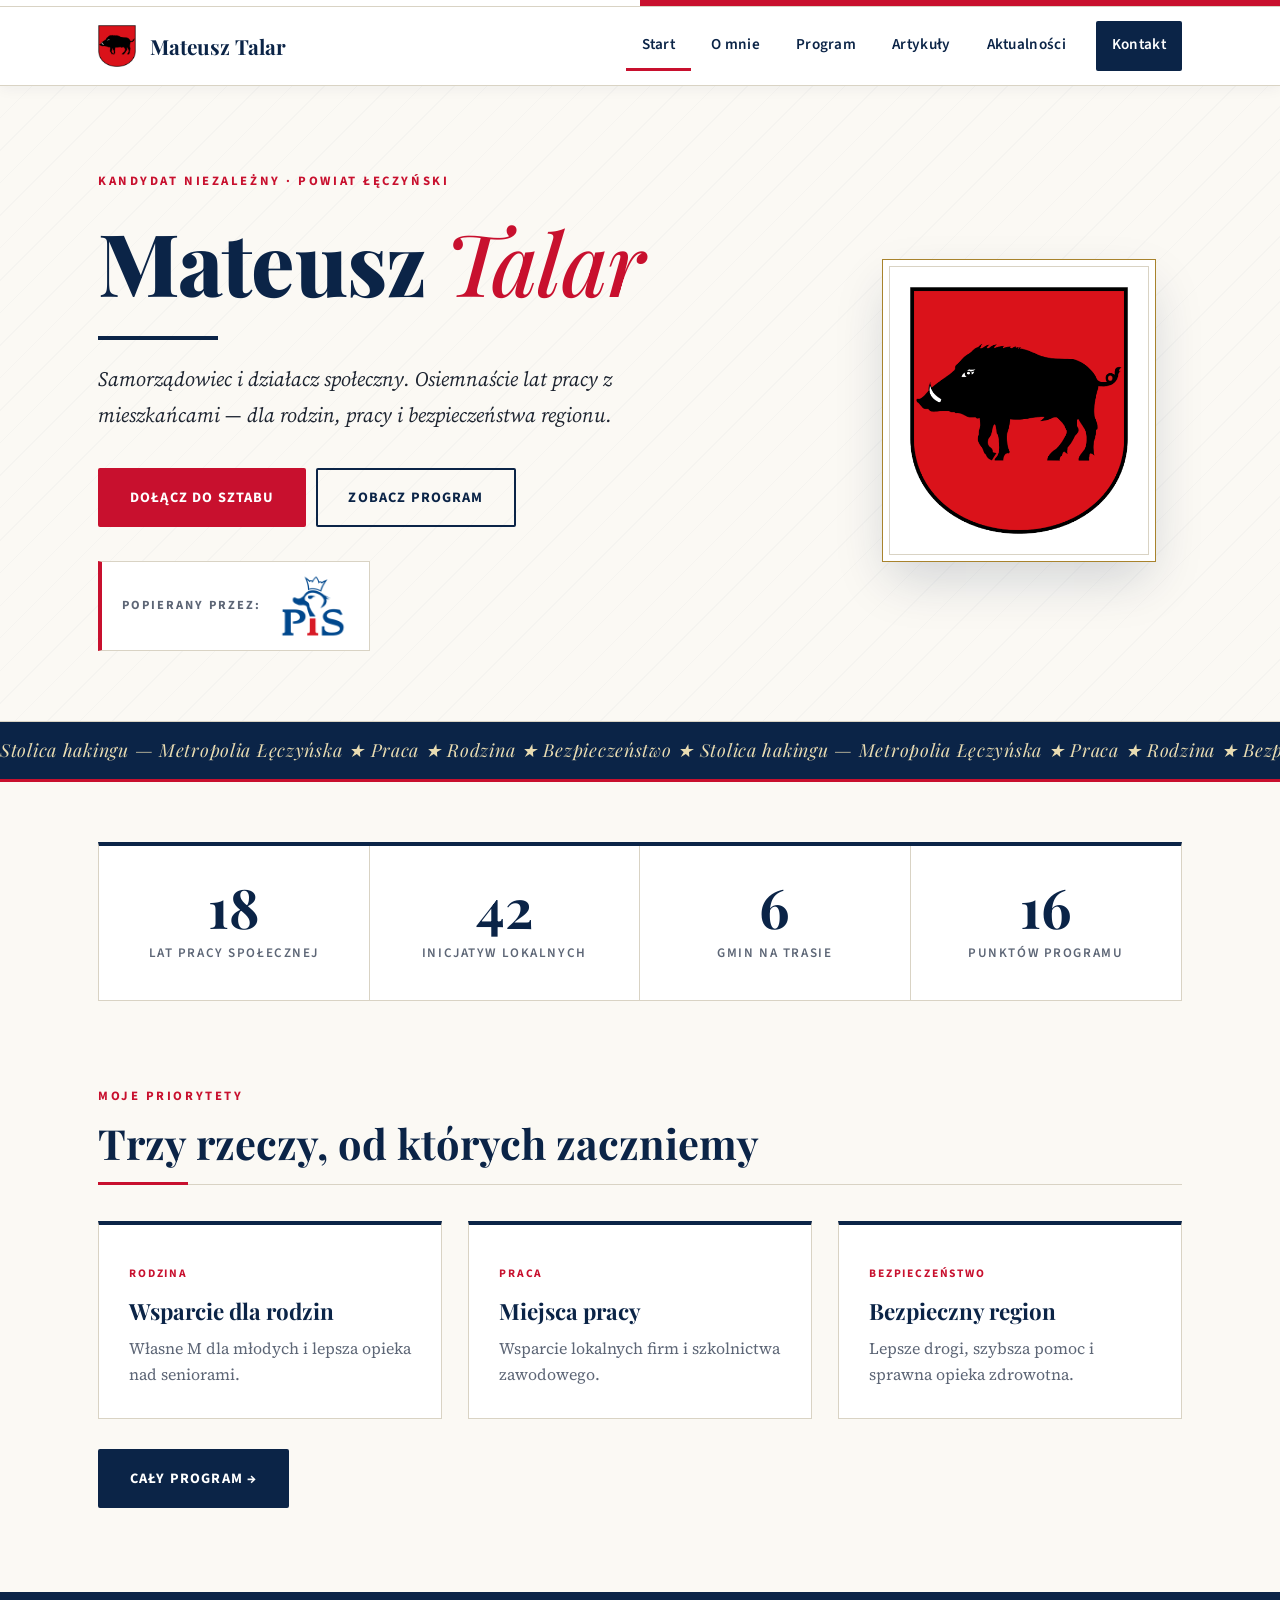
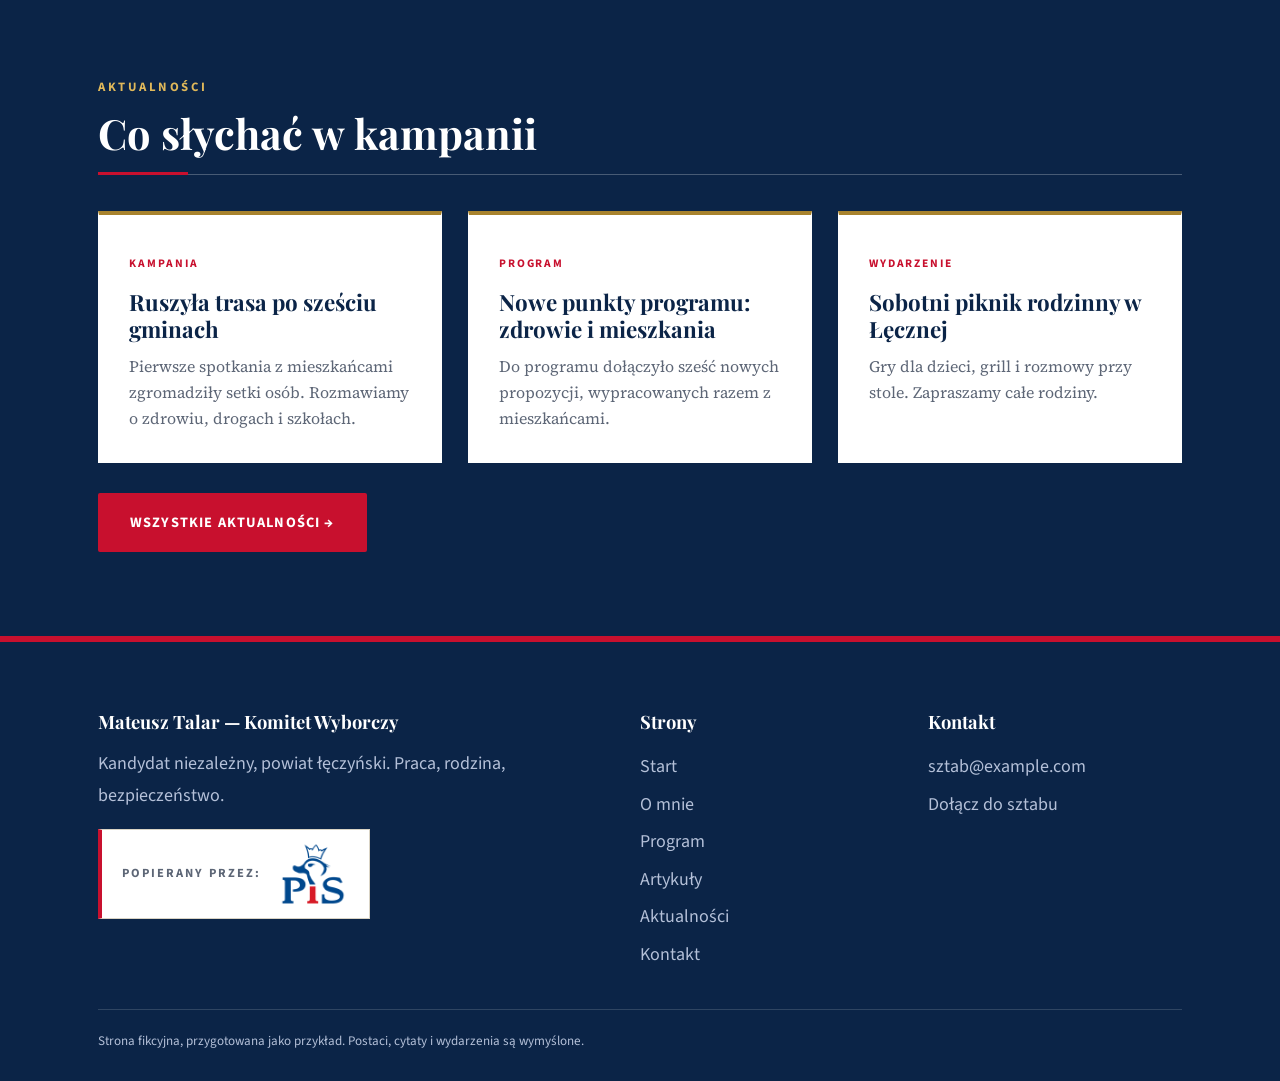
<file: index.html>
<!DOCTYPE html><html lang="pl"><head><meta charset="utf-8"><meta name="viewport" content="width=device-width,initial-scale=1"><title>Start — Mateusz Talar</title><meta name="description" content="Mateusz Talar — kandydat niezależny, powiat łęczyński."><link rel="preconnect" href="https://fonts.googleapis.com"><link rel="preconnect" href="https://fonts.gstatic.com" crossorigin><link href="https://fonts.googleapis.com/css2?family=Fraunces:ital,opsz,wght@0,9..144,600;0,9..144,800;1,9..144,600&family=Manrope:wght@400;600;800&display=swap" rel="stylesheet"><link rel="icon" href="logo.png"><link rel="stylesheet" href="style.css"></head><body><div id="nav"></div><header class="hero"><div class="wrap"><div><span class="pill">Kandydat niezależny · Powiat łęczyński</span><h1>Mateusz <em>Talar</em></h1><p class="lead">Samorządowiec i działacz społeczny. Osiemnaście lat pracy z mieszkańcami — dla rodzin, pracy i bezpieczeństwa regionu.</p><a class="btn red" href="kontakt.html">Dołącz do sztabu</a> <a class="btn line" href="program.html">Zobacz program</a><br><a class="support" href="https://pis.org.pl/" target="_blank" rel="noopener" title="Prawo i Sprawiedliwość"><span>Popierany przez:</span><img src="pis-logo.png" alt="Prawo i Sprawiedliwość"></a></div><img class="crest" src="logo.png" alt="Herb Mateusza Talara"></div><svg class="wave" viewBox="0 0 1440 70" preserveAspectRatio="none"><path d="M0 70V30C240 0 480 60 720 40s480-40 720-10v40z" fill="#faf6ec"/></svg></header>
<div class="ticker"><div>Stolica hakingu — Metropolia Łęczyńska ★ Praca ★ Rodzina ★ Bezpieczeństwo ★ Stolica hakingu — Metropolia Łęczyńska ★ Praca ★ Rodzina ★ Bezpieczeństwo ★ Stolica hakingu — Metropolia Łęczyńska ★ Praca ★ Rodzina ★ Bezpieczeństwo ★ </div></div>
<section style="padding-top:60px"><div class="wrap"><div class="stats"><div class="stat reveal"><b data-to="18">0</b><span>lat pracy społecznej</span></div><div class="stat reveal d1"><b data-to="42">0</b><span>inicjatyw lokalnych</span></div><div class="stat reveal d2"><b data-to="6">0</b><span>gmin na trasie</span></div><div class="stat reveal d3"><b data-to="16">0</b><span>punktów programu</span></div></div></div></section>
<section style="padding-top:0"><div class="wrap"><span class="eyebrow">Moje priorytety</span><h2>Trzy rzeczy, od których zaczniemy</h2><div class="grid g3" style="margin-top:36px"><div class="card reveal"><span class="tag">Rodzina</span><h3>Wsparcie dla rodzin</h3><p>Własne M dla młodych i lepsza opieka nad seniorami.</p></div><div class="card reveal d1"><span class="tag">Praca</span><h3>Miejsca pracy</h3><p>Wsparcie lokalnych firm i szkolnictwa zawodowego.</p></div><div class="card reveal d2"><span class="tag">Bezpieczeństwo</span><h3>Bezpieczny region</h3><p>Lepsze drogi, szybsza pomoc i sprawna opieka zdrowotna.</p></div></div><p style="margin-top:30px"><a class="btn dark" href="program.html">Cały program →</a></p></div></section>
<section class="dark-sec"><div class="wrap"><span class="eyebrow" style="color:#f2b84b">Aktualności</span><h2>Co słychać w kampanii</h2><div class="grid g3" style="margin-top:36px"><article class="card reveal d1"><span class="tag">Kampania</span><h3>Ruszyła trasa po sześciu gminach</h3><p>Pierwsze spotkania z mieszkańcami zgromadziły setki osób. Rozmawiamy o zdrowiu, drogach i szkołach.</p></article><article class="card reveal d2"><span class="tag">Program</span><h3>Nowe punkty programu: zdrowie i mieszkania</h3><p>Do programu dołączyło sześć nowych propozycji, wypracowanych razem z mieszkańcami.</p></article><article class="card reveal d3"><span class="tag">Wydarzenie</span><h3>Sobotni piknik rodzinny w Łęcznej</h3><p>Gry dla dzieci, grill i rozmowy przy stole. Zapraszamy całe rodziny.</p></article></div><p style="margin-top:30px"><a class="btn red" href="aktualnosci.html">Wszystkie aktualności →</a></p></div></section><div id="foot"></div><script src="script.js"></script></body></html>
</file>
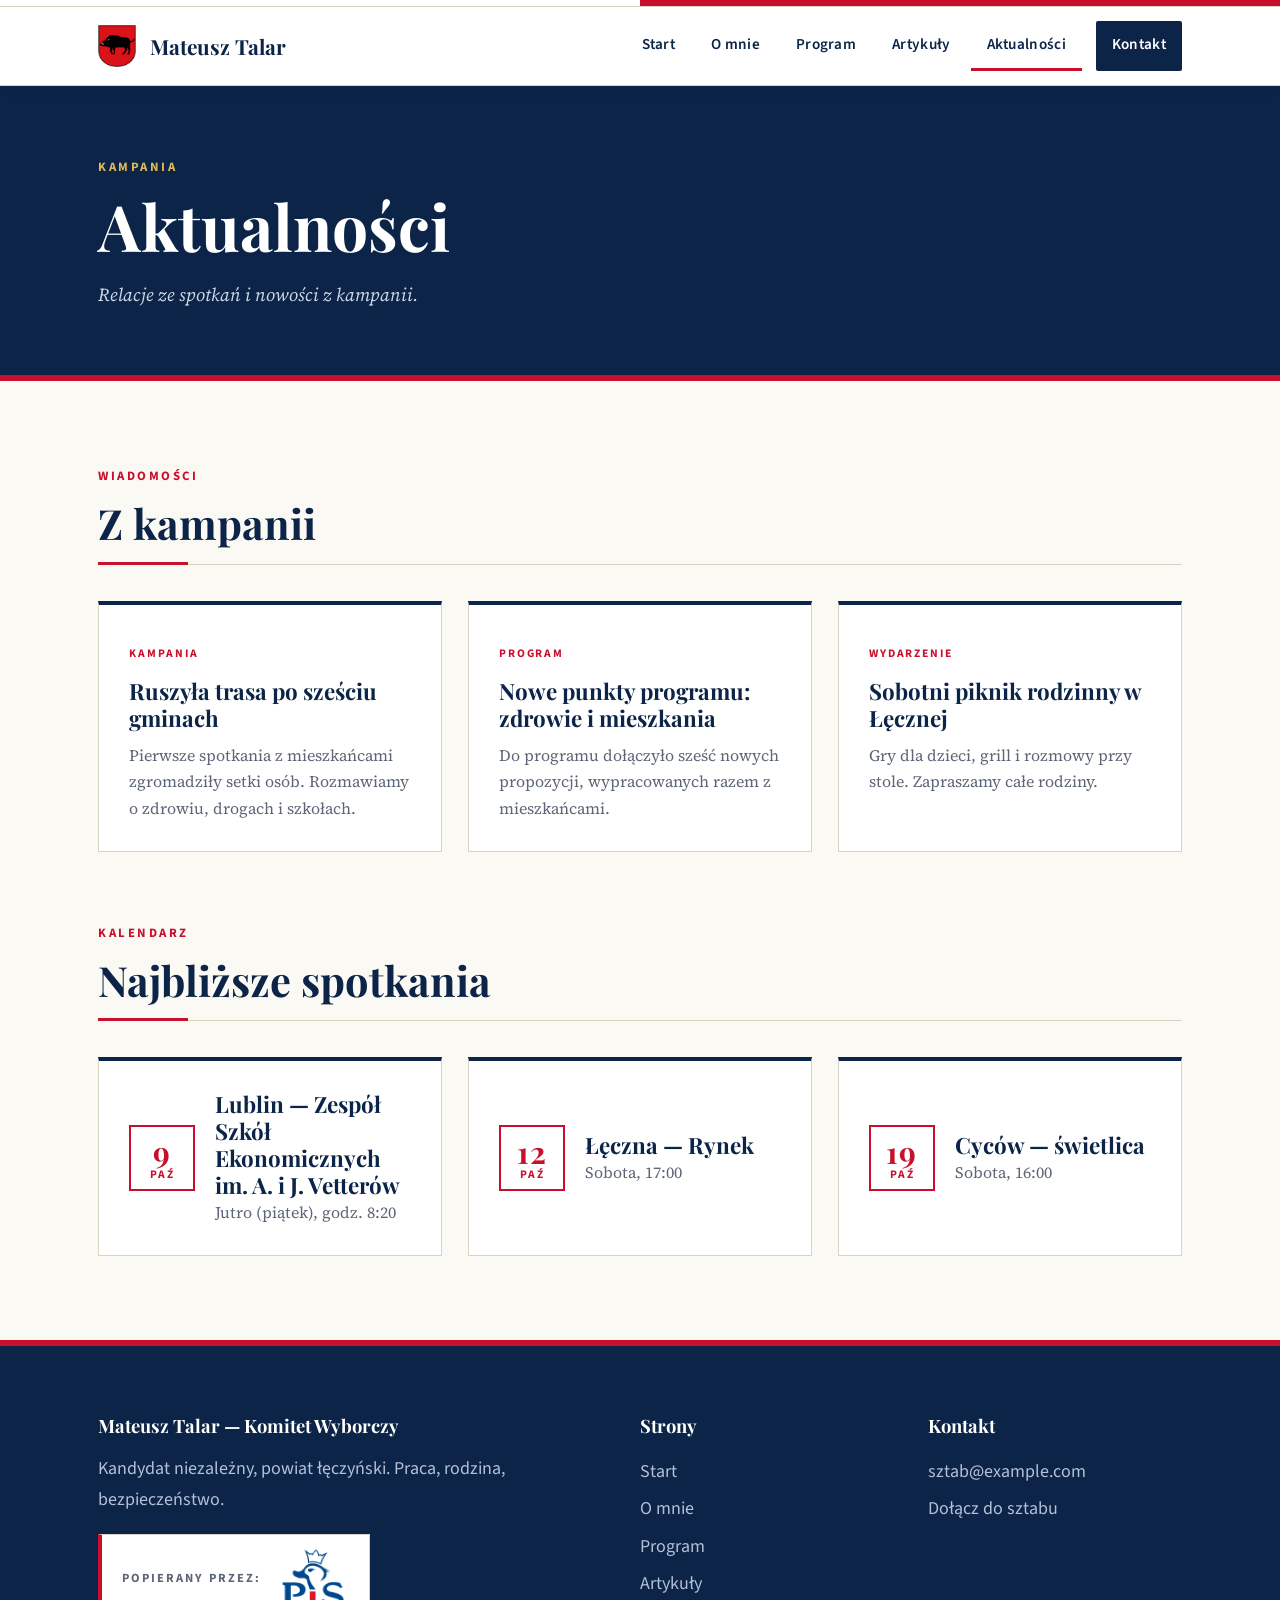
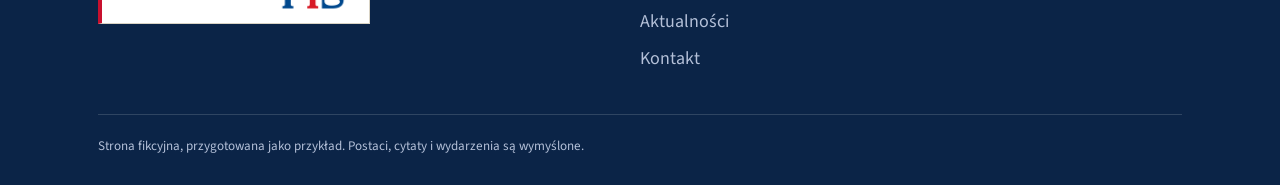
<file: aktualnosci.html>
<!DOCTYPE html><html lang="pl"><head><meta charset="utf-8"><meta name="viewport" content="width=device-width,initial-scale=1"><title>Aktualności — Mateusz Talar</title><meta name="description" content="Wiadomości z kampanii."><link rel="preconnect" href="https://fonts.googleapis.com"><link rel="preconnect" href="https://fonts.gstatic.com" crossorigin><link href="https://fonts.googleapis.com/css2?family=Fraunces:ital,opsz,wght@0,9..144,600;0,9..144,800;1,9..144,600&family=Manrope:wght@400;600;800&display=swap" rel="stylesheet"><link rel="icon" href="logo.png"><link rel="stylesheet" href="style.css"></head><body><div id="nav"></div><header class="page-head"><div class="wrap"><span class="pill">Kampania</span><h1>Aktualności</h1><p>Relacje ze spotkań i nowości z kampanii.</p></div></header><section><div class="wrap"><span class="eyebrow">Wiadomości</span><h2>Z kampanii</h2><div class="grid g3" style="margin:36px 0 70px"><article class="card reveal d1"><span class="tag">Kampania</span><h3>Ruszyła trasa po sześciu gminach</h3><p>Pierwsze spotkania z mieszkańcami zgromadziły setki osób. Rozmawiamy o zdrowiu, drogach i szkołach.</p></article><article class="card reveal d2"><span class="tag">Program</span><h3>Nowe punkty programu: zdrowie i mieszkania</h3><p>Do programu dołączyło sześć nowych propozycji, wypracowanych razem z mieszkańcami.</p></article><article class="card reveal d3"><span class="tag">Wydarzenie</span><h3>Sobotni piknik rodzinny w Łęcznej</h3><p>Gry dla dzieci, grill i rozmowy przy stole. Zapraszamy całe rodziny.</p></article></div><span class="eyebrow">Kalendarz</span><h2>Najbliższe spotkania</h2><div class="grid g3" style="margin-top:36px"><div class="card meet reveal"><div class="date"><b>9</b>paź</div><div><h3 style="margin:0">Lublin — Zespół Szkół Ekonomicznych im. A. i J. Vetterów</h3><p>Jutro (piątek), godz. 8:20</p></div></div><div class="card meet reveal"><div class="date"><b>12</b>paź</div><div><h3 style="margin:0">Łęczna — Rynek</h3><p>Sobota, 17:00</p></div></div><div class="card meet reveal"><div class="date"><b>19</b>paź</div><div><h3 style="margin:0">Cyców — świetlica</h3><p>Sobota, 16:00</p></div></div></div></div></section><div id="foot"></div><script src="script.js"></script></body></html>
</file>
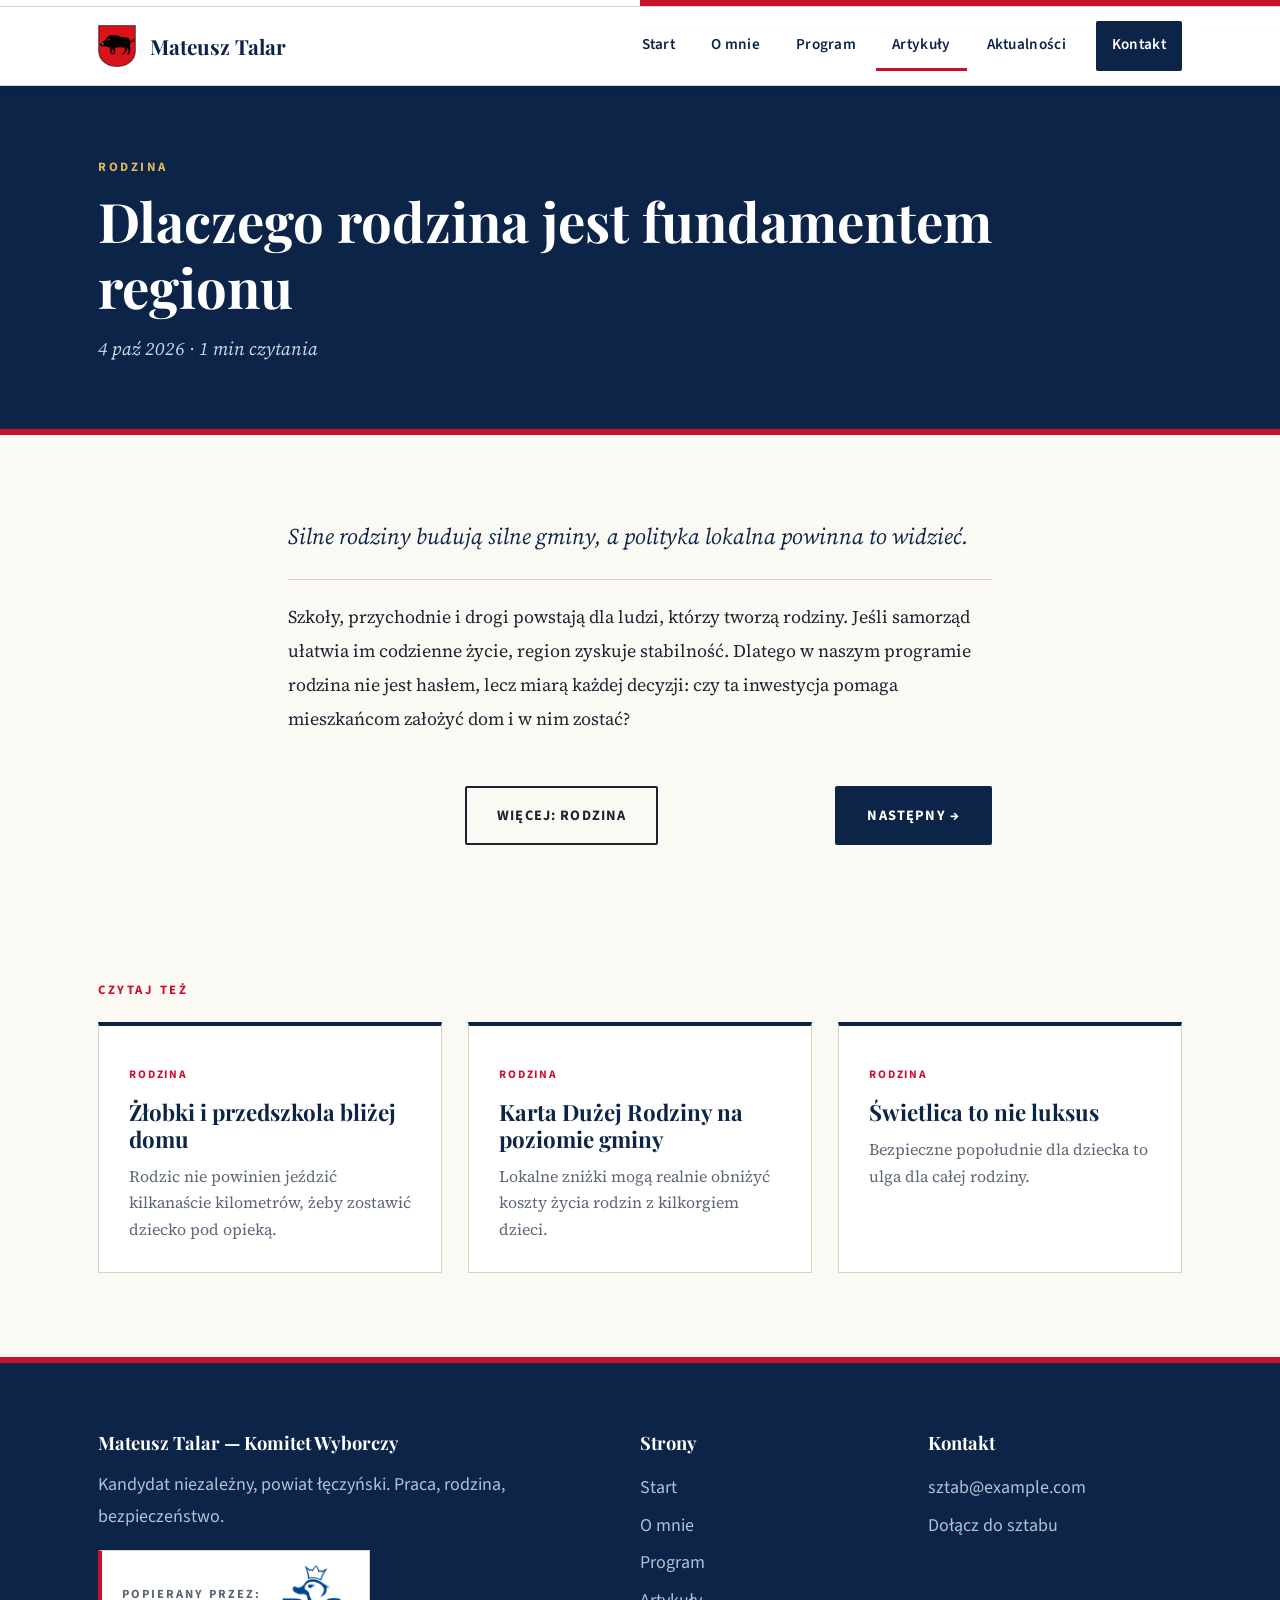
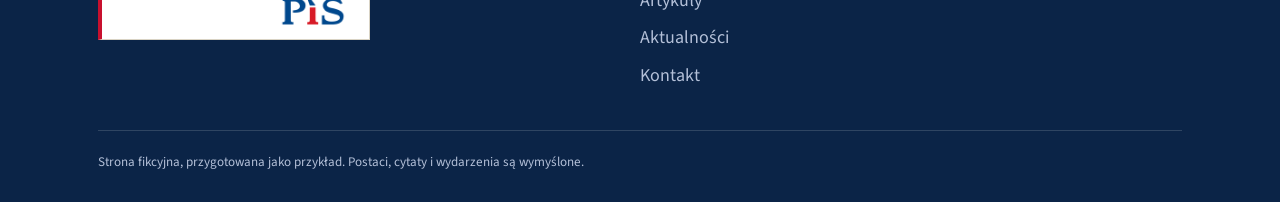
<file: artykul.html>
<!DOCTYPE html><html lang="pl"><head><meta charset="utf-8"><meta name="viewport" content="width=device-width,initial-scale=1"><title>Artykuł — Mateusz Talar</title><link rel="preconnect" href="https://fonts.googleapis.com"><link rel="preconnect" href="https://fonts.gstatic.com" crossorigin><link href="https://fonts.googleapis.com/css2?family=Fraunces:ital,opsz,wght@0,9..144,600;0,9..144,800;1,9..144,600&family=Manrope:wght@400;600;800&display=swap" rel="stylesheet"><link rel="icon" href="logo.png"><link rel="stylesheet" href="style.css"></head><body><div id="nav"></div><header class="page-head"><div class="wrap"><span class="pill" id="pc"></span><h1 id="pt" style="font-size:clamp(2rem,5vw,3.4rem)"></h1><p id="pm"></p></div></header>
<section><div class="wrap" style="max-width:760px"><div id="body" style="font-size:1.12rem"></div><div id="nv" style="display:flex;justify-content:space-between;gap:16px;margin:50px 0;flex-wrap:wrap"></div></div></section><section style="padding-top:0"><div class="wrap"><span class="eyebrow">Czytaj też</span><div class="grid g3" id="rel" style="margin-top:20px"></div></div></section><div id="foot"></div><script src="script.js"></script><script src="articles-data.js"></script><script>
const MON=['sty','lut','mar','kwi','maj','cze','lip','sie','wrz','paź','lis','gru'];
function dateOf(i){const d=new Date(2026,9,4);d.setDate(d.getDate()-Math.floor(i*1.7));return d.getDate()+' '+MON[d.getMonth()]+' '+d.getFullYear()}
function mins(a){return Math.max(1,Math.round((a.l+' '+a.b).split(' ').length/180))}
</script><script>
const id=+new URLSearchParams(location.search).get('id')||0,a=ARTICLES[id]||ARTICLES[0];
document.title=a.t+' — Mateusz Talar';
document.getElementById('pc').textContent=a.c;document.getElementById('pt').textContent=a.t;
document.getElementById('pm').textContent=dateOf(a.id)+' · '+mins(a)+' min czytania';
document.getElementById('body').innerHTML='<p style="">'+a.l+'</p>'+a.b.split('\n\n').map(p=>p.startsWith('## ')?'<h3>'+p.slice(3)+'</h3>':'<p style="margin-top:20px">'+p+'</p>').join('');
const pv=ARTICLES[a.id-1],nx=ARTICLES[a.id+1];
document.getElementById('nv').innerHTML=(pv?`<a class="btn dark" href="artykul.html?id=${pv.id}">← Poprzedni</a>`:'<span></span>')+`<a class="btn line" style="color:var(--ink);border-color:var(--ink)" href="artykuly.html?c=${encodeURIComponent(a.c)}">Więcej: ${a.c}</a>`+(nx?`<a class="btn dark" href="artykul.html?id=${nx.id}">Następny →</a>`:'');
document.getElementById('rel').innerHTML=ARTICLES.filter(x=>x.c===a.c&&x.id!==a.id).slice(0,3).map(x=>`<a href="artykul.html?id=${x.id}" class="card"><span class="tag">${x.c}</span><h3>${x.t}</h3><p>${x.l}</p></a>`).join('');
</script></body></html>
</file>
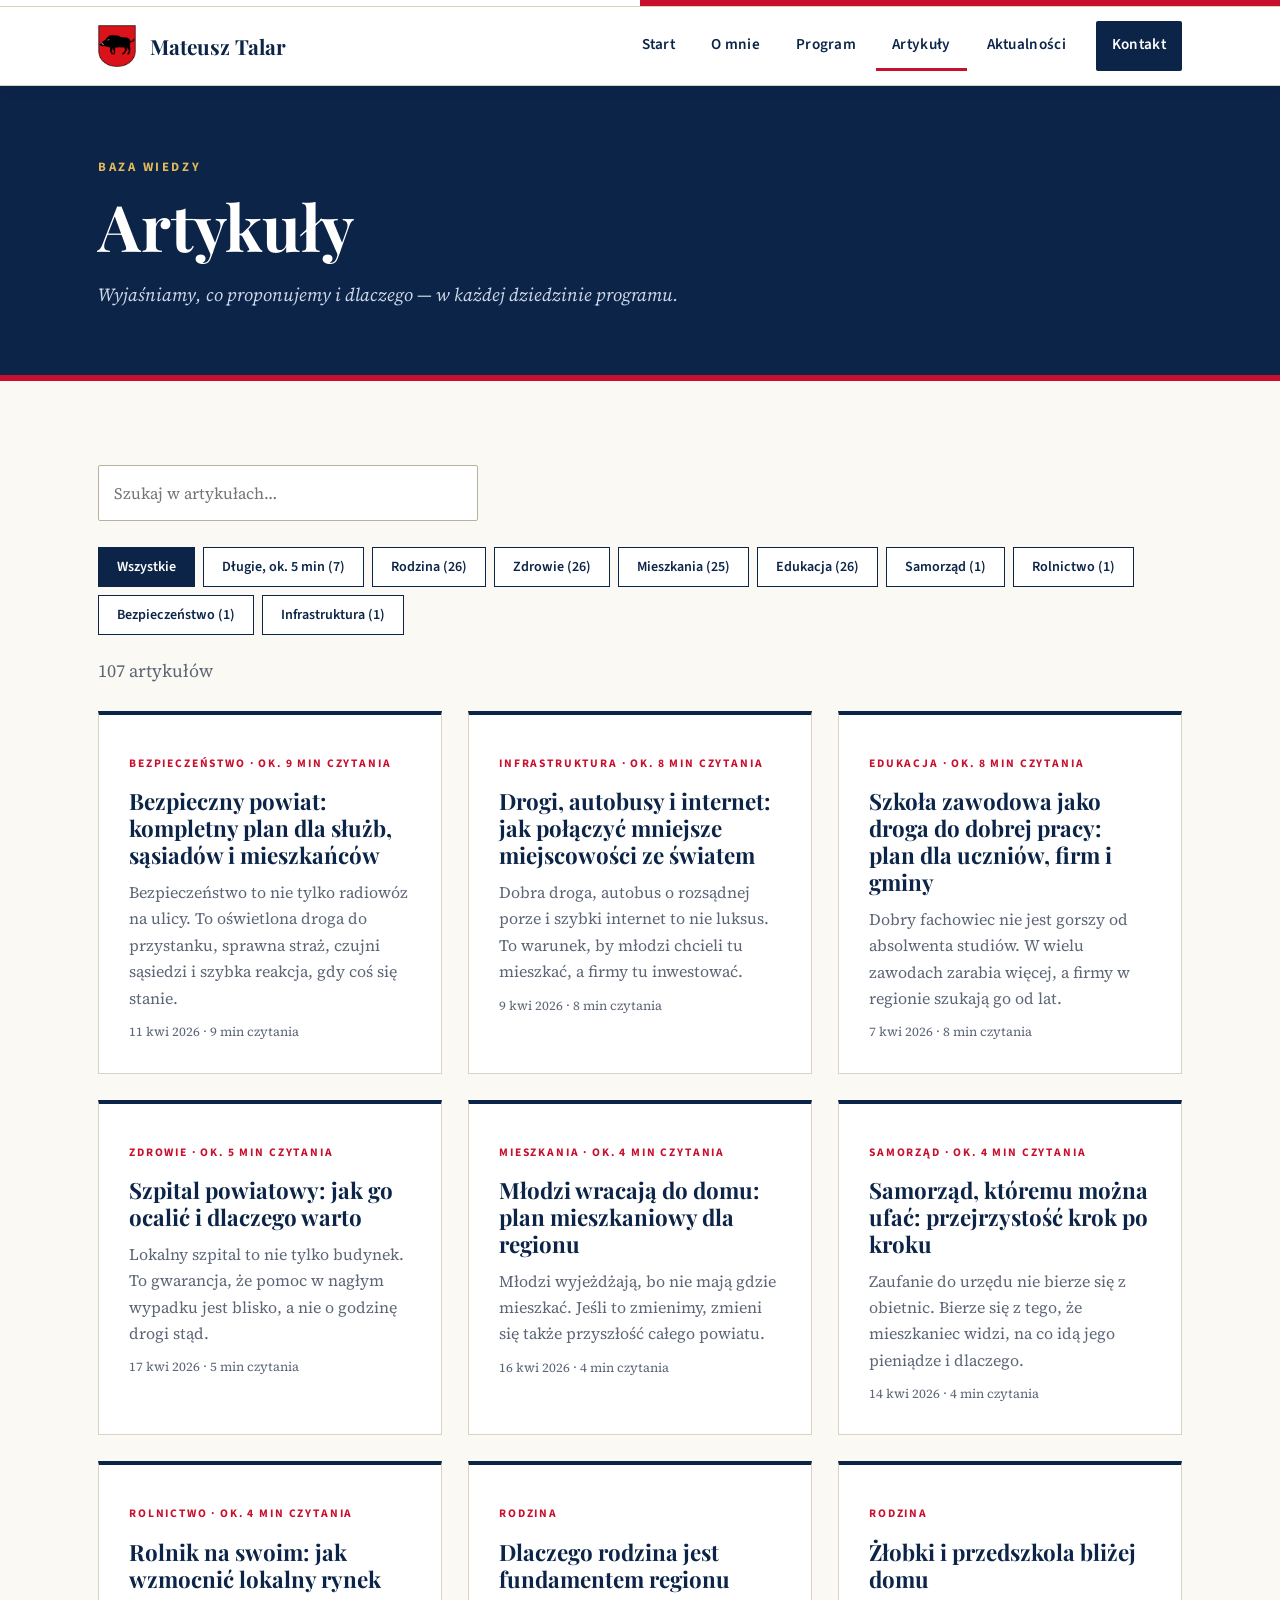
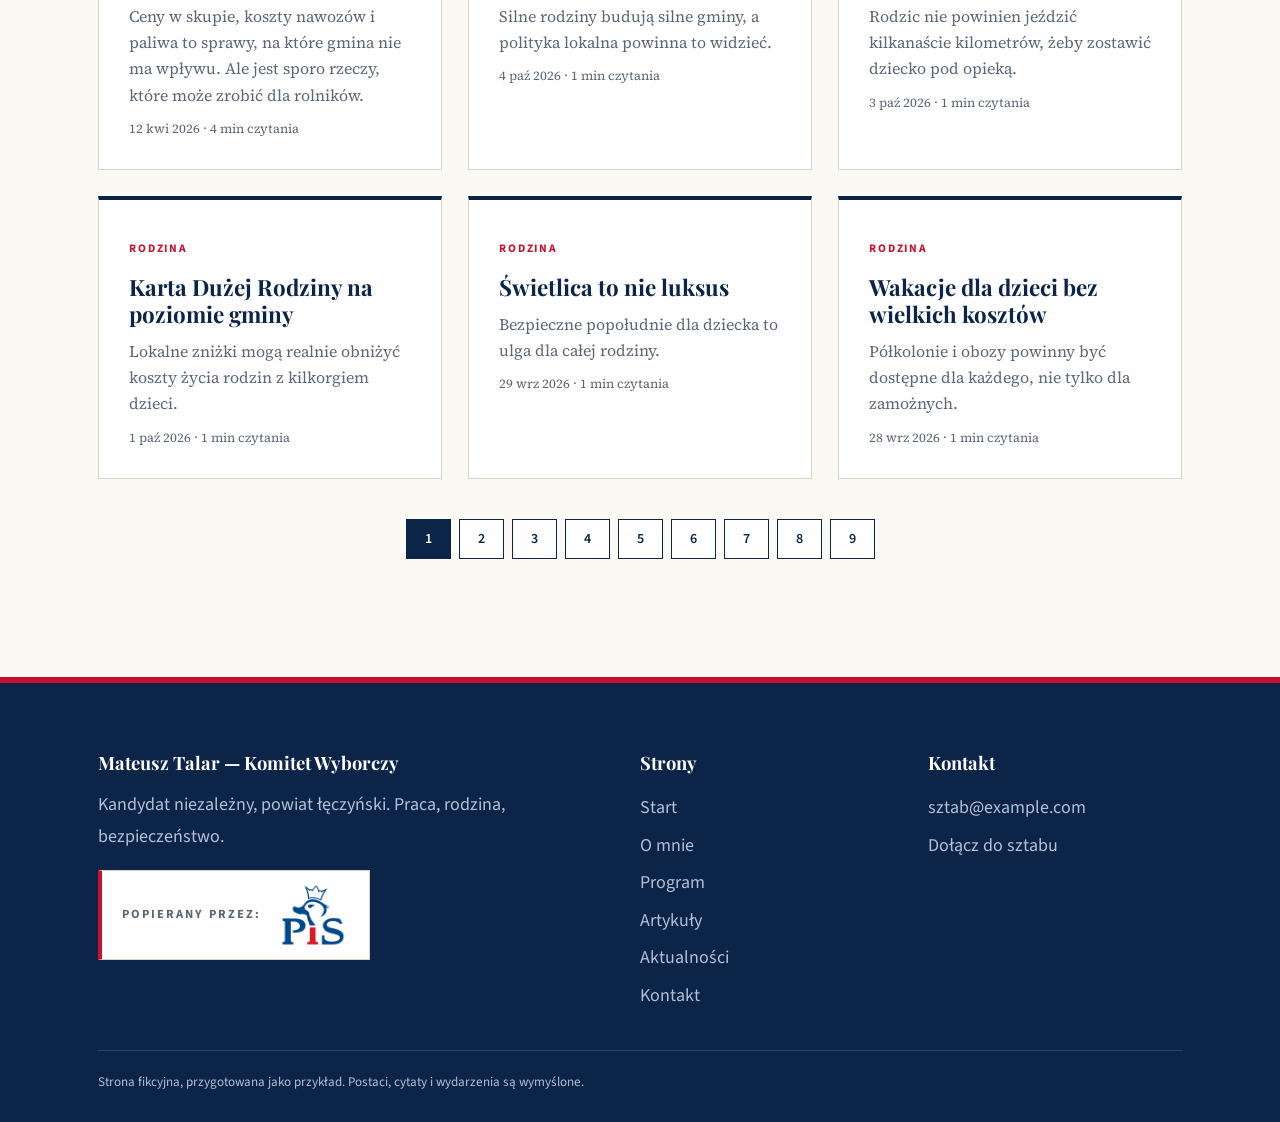
<file: artykuly.html>
<!DOCTYPE html><html lang="pl"><head><meta charset="utf-8"><meta name="viewport" content="width=device-width,initial-scale=1"><title>Artykuły — Mateusz Talar</title><link rel="preconnect" href="https://fonts.googleapis.com"><link rel="preconnect" href="https://fonts.gstatic.com" crossorigin><link href="https://fonts.googleapis.com/css2?family=Fraunces:ital,opsz,wght@0,9..144,600;0,9..144,800;1,9..144,600&family=Manrope:wght@400;600;800&display=swap" rel="stylesheet"><link rel="icon" href="logo.png"><link rel="stylesheet" href="style.css"></head><body><div id="nav"></div><header class="page-head"><div class="wrap"><span class="pill">Baza wiedzy</span><h1>Artykuły</h1><p>Wyjaśniamy, co proponujemy i dlaczego — w każdej dziedzinie programu.</p></div></header>
<section><div class="wrap"><input id="q" placeholder="Szukaj w artykułach…" style="max-width:380px"><div class="filters" id="cats"></div><p id="count" style="color:var(--dim);margin:-14px 0 24px"></p><div class="grid g3" id="list"></div><div class="filters" id="pager" style="justify-content:center;margin-top:40px"></div></div></section><div id="foot"></div><script src="script.js"></script><script src="articles-data.js"></script><script>
const MON=['sty','lut','mar','kwi','maj','cze','lip','sie','wrz','paź','lis','gru'];
function dateOf(i){const d=new Date(2026,9,4);d.setDate(d.getDate()-Math.floor(i*1.7));return d.getDate()+' '+MON[d.getMonth()]+' '+d.getFullYear()}
function mins(a){return Math.max(1,Math.round((a.l+' '+a.b).split(' ').length/180))}
</script><script>
let cat='all',page=1,q='';const PER=12,cats=['all','long',...new Set(ARTICLES.map(a=>a.c))];
const $=id=>document.getElementById(id);
function draw(){const f=ARTICLES.slice().sort((x,y)=>mins(y)-mins(x)||x.id-y.id).filter(a=>(cat==='all'||(cat==='long'?mins(a)>=4:a.c===cat))&&(a.t+a.l).toLowerCase().includes(q));const pages=Math.max(1,Math.ceil(f.length/PER));page=Math.min(page,pages);
$('count').textContent=f.length+' artykułów';
$('list').innerHTML=f.slice((page-1)*PER,page*PER).map(a=>`<a href="artykul.html?id=${a.id}" class="card"><span class="tag">${a.c}${mins(a)>=4?' · ok. '+mins(a)+' min czytania':''}</span><h3>${a.t}</h3><p>${a.l}</p><p style="font-size:.8rem;margin-top:10px">${dateOf(a.id)} · ${mins(a)} min czytania</p></a>`).join('')||'<p>Brak wyników.</p>';
$('pager').innerHTML=pages>1?Array.from({length:pages},(_,i)=>`<button class="${i+1===page?'on':''}" data-p="${i+1}">${i+1}</button>`).join(''):'';
$('pager').querySelectorAll('button').forEach(b=>b.onclick=()=>{page=+b.dataset.p;draw();scrollTo({top:300,behavior:'smooth'})})}
$('cats').innerHTML=cats.map(c=>`<button data-c="${c}" class="${c==='all'?'on':''}">${c==='all'?'Wszystkie':c==='long'?'Długie, ok. 5 min ('+ARTICLES.filter(a=>mins(a)>=4).length+')':c+' ('+ARTICLES.filter(a=>a.c===c).length+')'}</button>`).join('');
$('cats').querySelectorAll('button').forEach(b=>b.onclick=()=>{$('cats').querySelectorAll('button').forEach(x=>x.classList.remove('on'));b.classList.add('on');cat=b.dataset.c;page=1;draw()});
$('q').oninput=e=>{q=e.target.value.toLowerCase();page=1;draw()};
const pc=new URLSearchParams(location.search).get('c');if(pc){const b=[...$('cats').children].find(x=>x.dataset.c===pc);b&&b.click()}
draw();</script></body></html>
</file>
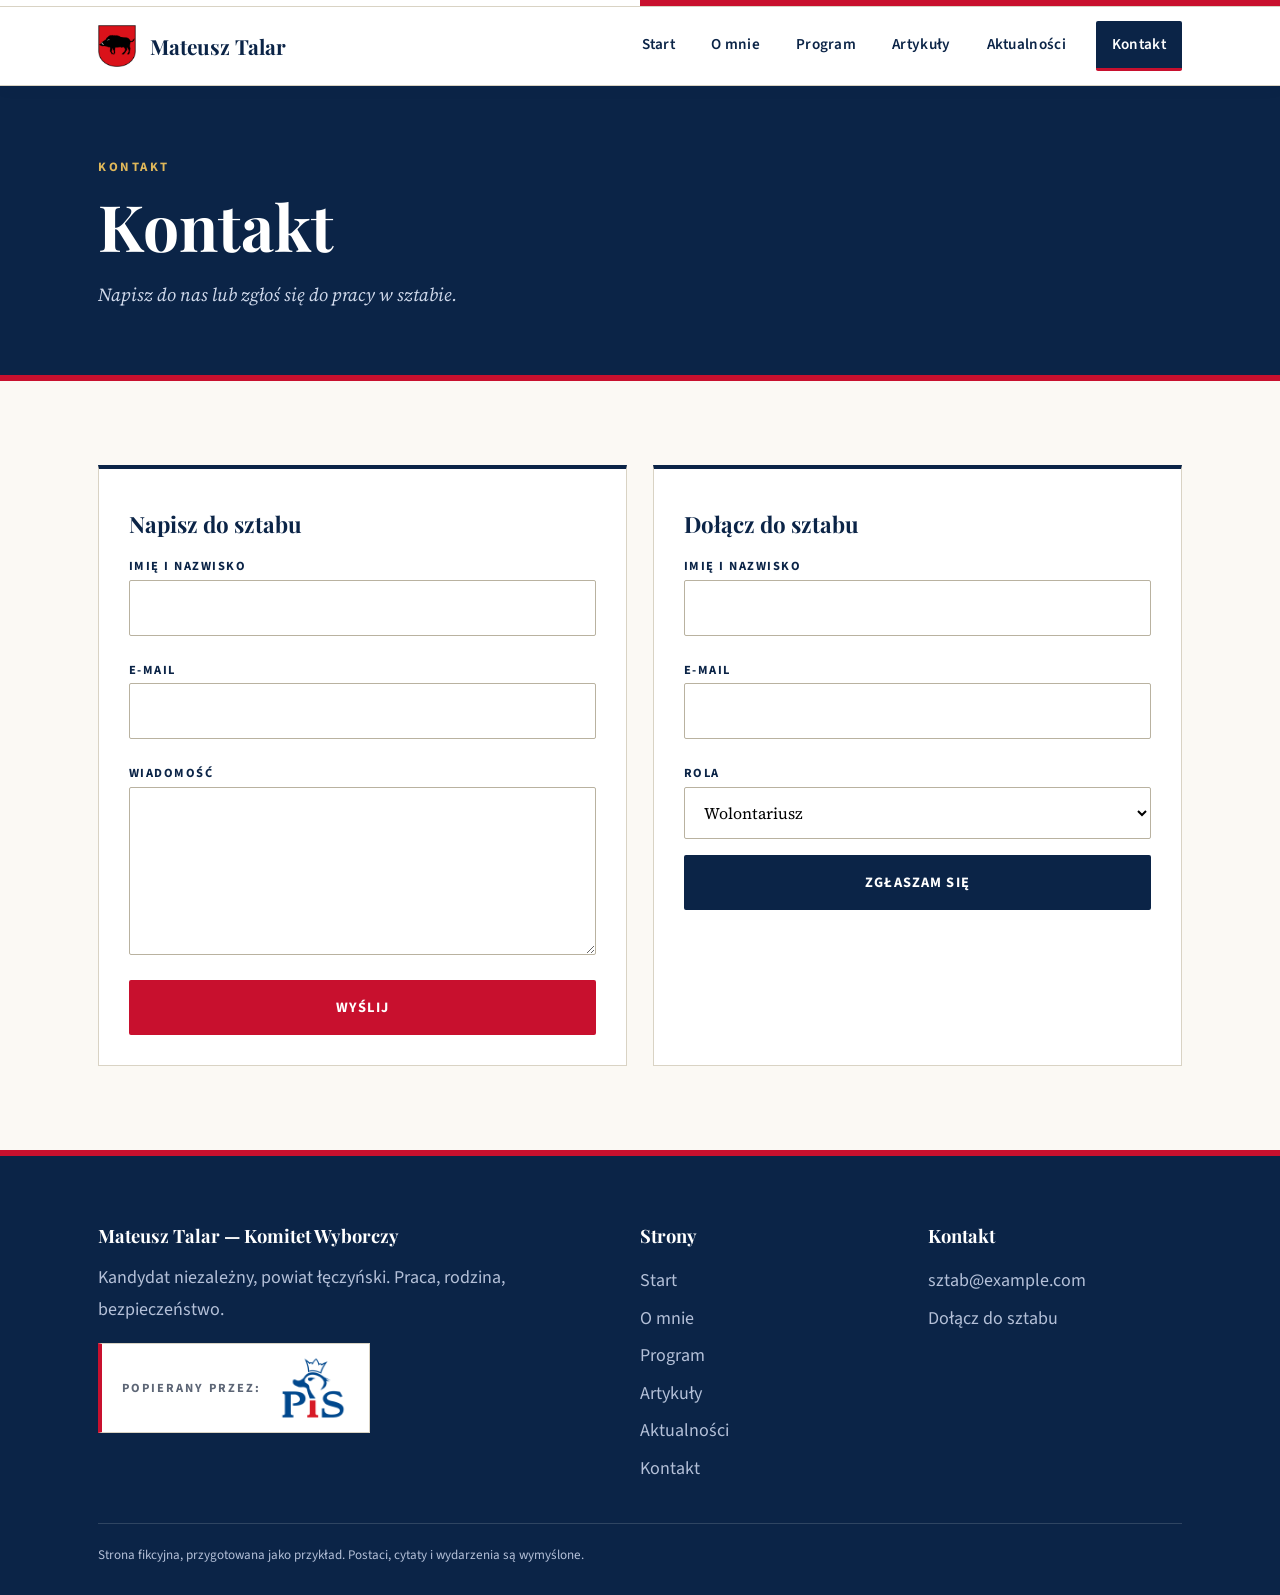
<file: kontakt.html>
<!DOCTYPE html><html lang="pl"><head><meta charset="utf-8"><meta name="viewport" content="width=device-width,initial-scale=1"><title>Kontakt — Mateusz Talar</title><meta name="description" content="Napisz do sztabu."><link rel="preconnect" href="https://fonts.googleapis.com"><link rel="preconnect" href="https://fonts.gstatic.com" crossorigin><link href="https://fonts.googleapis.com/css2?family=Fraunces:ital,opsz,wght@0,9..144,600;0,9..144,800;1,9..144,600&family=Manrope:wght@400;600;800&display=swap" rel="stylesheet"><link rel="icon" href="logo.png"><link rel="stylesheet" href="style.css"></head><body><div id="nav"></div><header class="page-head"><div class="wrap"><span class="pill">Kontakt</span><h1>Kontakt</h1><p>Napisz do nas lub zgłoś się do pracy w sztabie.</p></div></header><section><div class="wrap"><div class="grid g2"><div class="card reveal"><h3>Napisz do sztabu</h3><form action="https://formspree.io/f/mkjowydg" method="POST"><input type="hidden" name="typ" value="wiadomość"><div><label>Imię i nazwisko</label><input name="name" required></div><div><label>E-mail</label><input type="email" name="email" required></div><div><label>Wiadomość</label><textarea name="message" rows="5" required></textarea></div><button class="btn red">Wyślij</button></form></div><div class="card reveal d1"><h3>Dołącz do sztabu</h3><form action="https://formspree.io/f/mkjowydg" method="POST"><input type="hidden" name="typ" value="zgłoszenie"><div><label>Imię i nazwisko</label><input name="name" required></div><div><label>E-mail</label><input type="email" name="email" required></div><div><label>Rola</label><select name="role"><option>Wolontariusz</option><option>Koordynator gminy</option><option>Darczyńca</option><option>Inne</option></select></div><button class="btn dark">Zgłaszam się</button></form></div></div></div></section><div id="foot"></div><script src="script.js"></script></body></html>
</file>
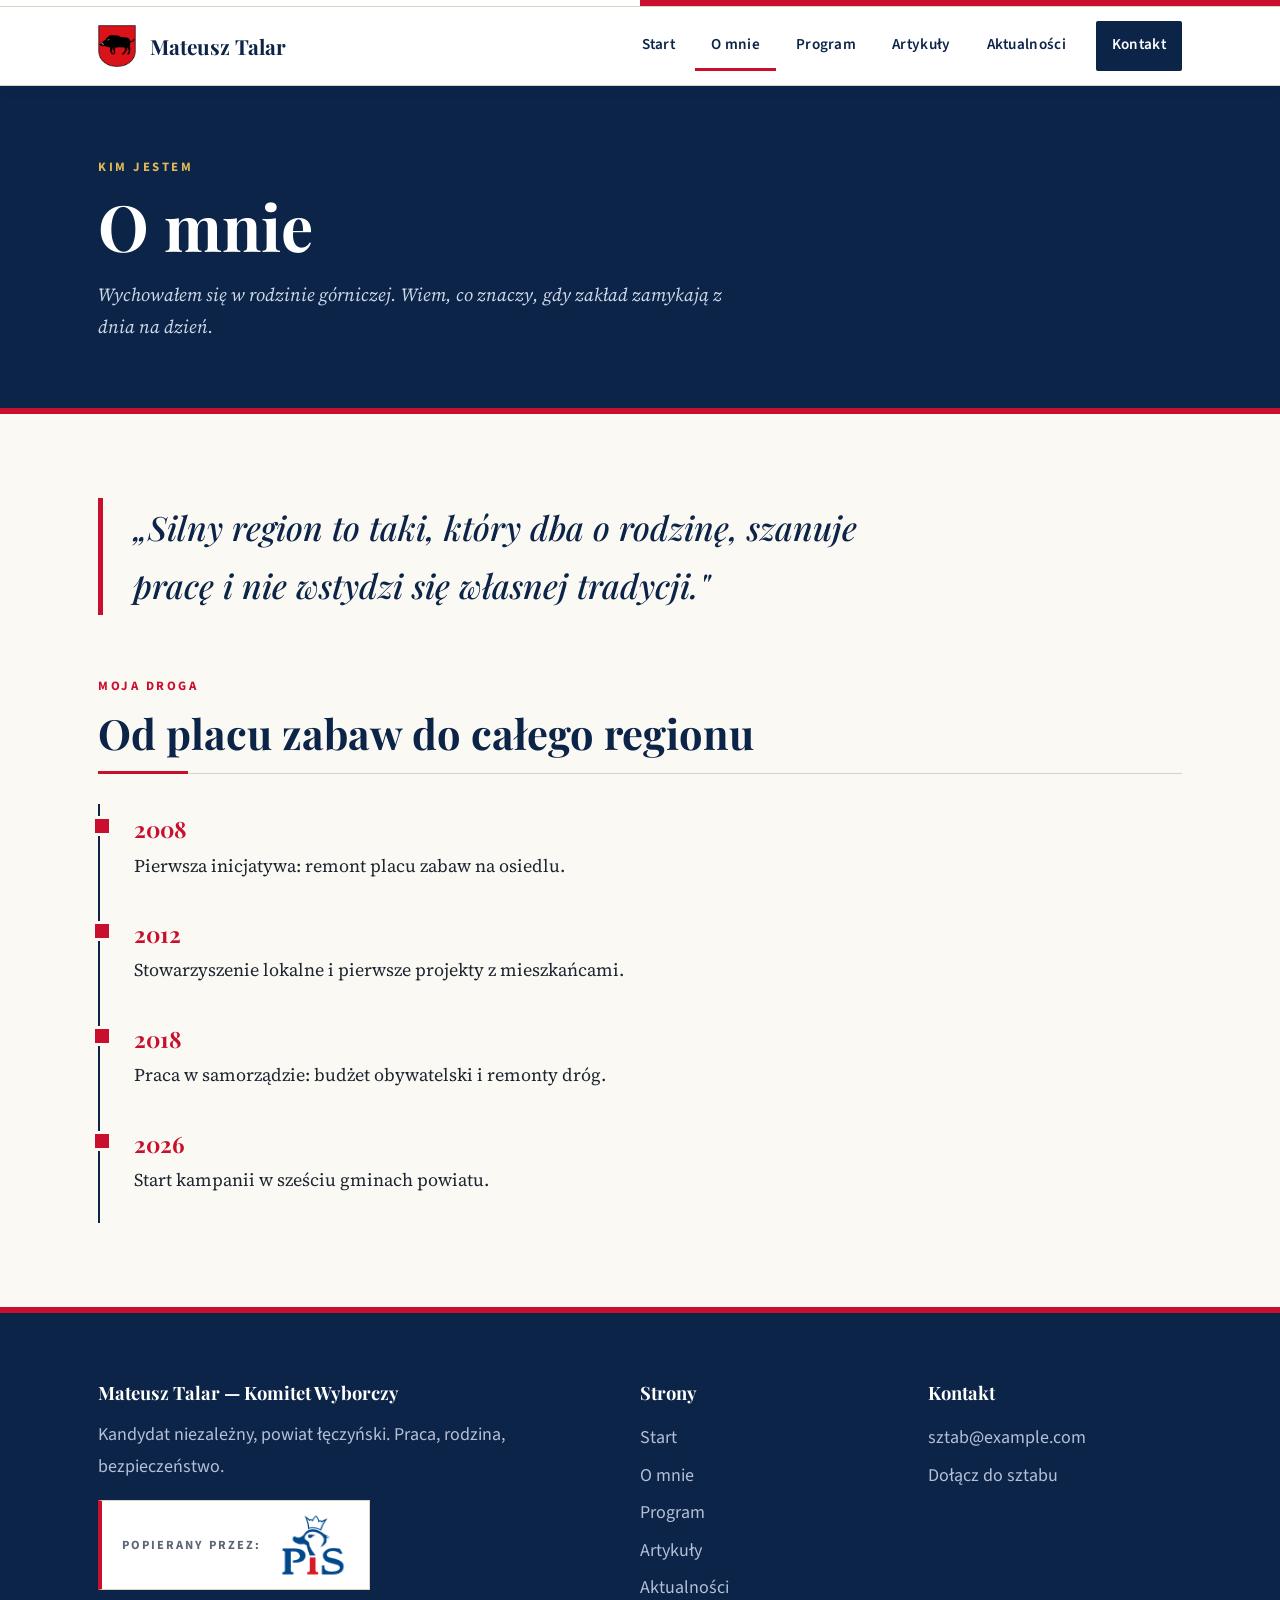
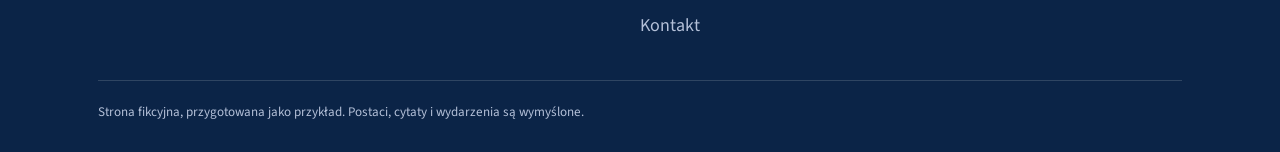
<file: o-mnie.html>
<!DOCTYPE html><html lang="pl"><head><meta charset="utf-8"><meta name="viewport" content="width=device-width,initial-scale=1"><title>O mnie — Mateusz Talar</title><meta name="description" content="Droga Mateusza Talara."><link rel="preconnect" href="https://fonts.googleapis.com"><link rel="preconnect" href="https://fonts.gstatic.com" crossorigin><link href="https://fonts.googleapis.com/css2?family=Fraunces:ital,opsz,wght@0,9..144,600;0,9..144,800;1,9..144,600&family=Manrope:wght@400;600;800&display=swap" rel="stylesheet"><link rel="icon" href="logo.png"><link rel="stylesheet" href="style.css"></head><body><div id="nav"></div><header class="page-head"><div class="wrap"><span class="pill">Kim jestem</span><h1>O mnie</h1><p>Wychowałem się w rodzinie górniczej. Wiem, co znaczy, gdy zakład zamykają z dnia na dzień.</p></div></header><section><div class="wrap"><p class="quote reveal">„Silny region to taki, który dba o rodzinę, szanuje pracę i nie wstydzi się własnej tradycji."</p><span class="eyebrow" style="margin-top:60px">Moja droga</span><h2>Od placu zabaw do całego regionu</h2><div class="timeline"><div class="reveal"><b>2008</b><p>Pierwsza inicjatywa: remont placu zabaw na osiedlu.</p></div><div class="reveal"><b>2012</b><p>Stowarzyszenie lokalne i pierwsze projekty z mieszkańcami.</p></div><div class="reveal"><b>2018</b><p>Praca w samorządzie: budżet obywatelski i remonty dróg.</p></div><div class="reveal"><b>2026</b><p>Start kampanii w sześciu gminach powiatu.</p></div></div></div></section><div id="foot"></div><script src="script.js"></script></body></html>
</file>
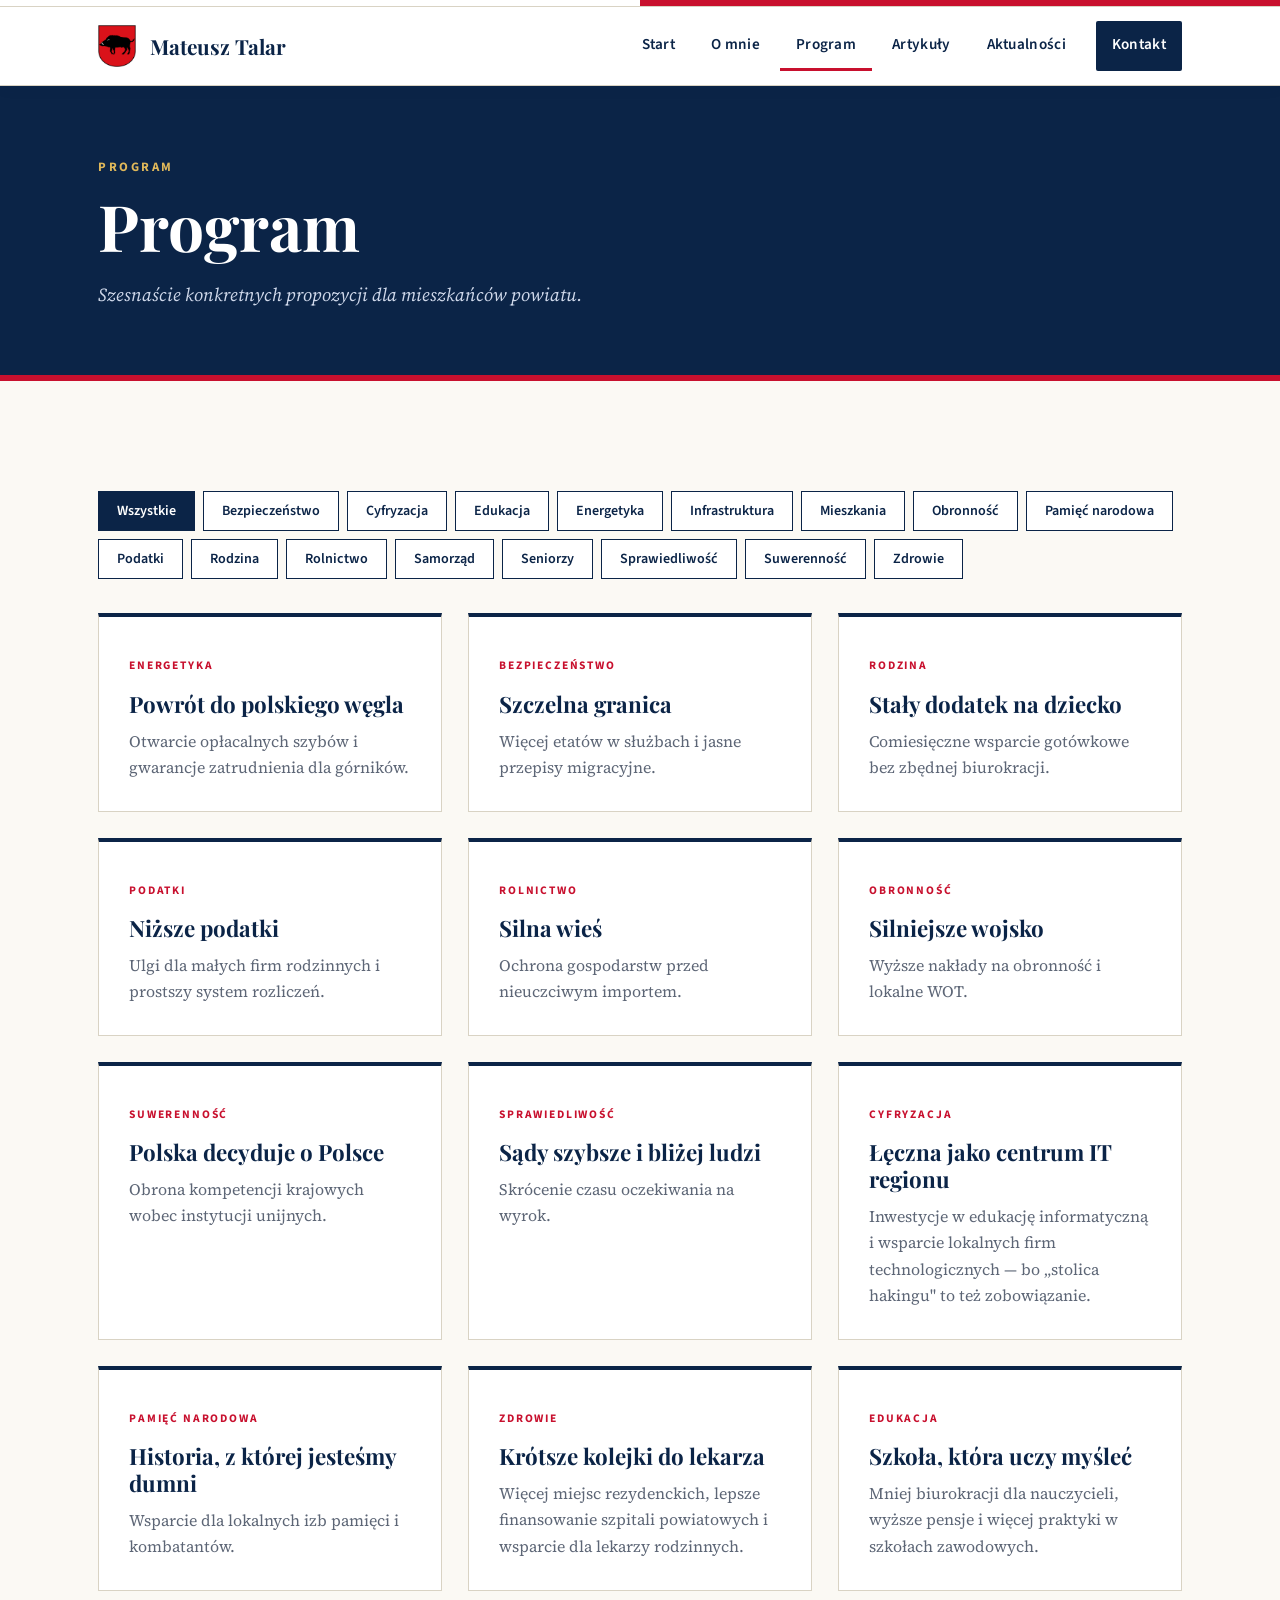
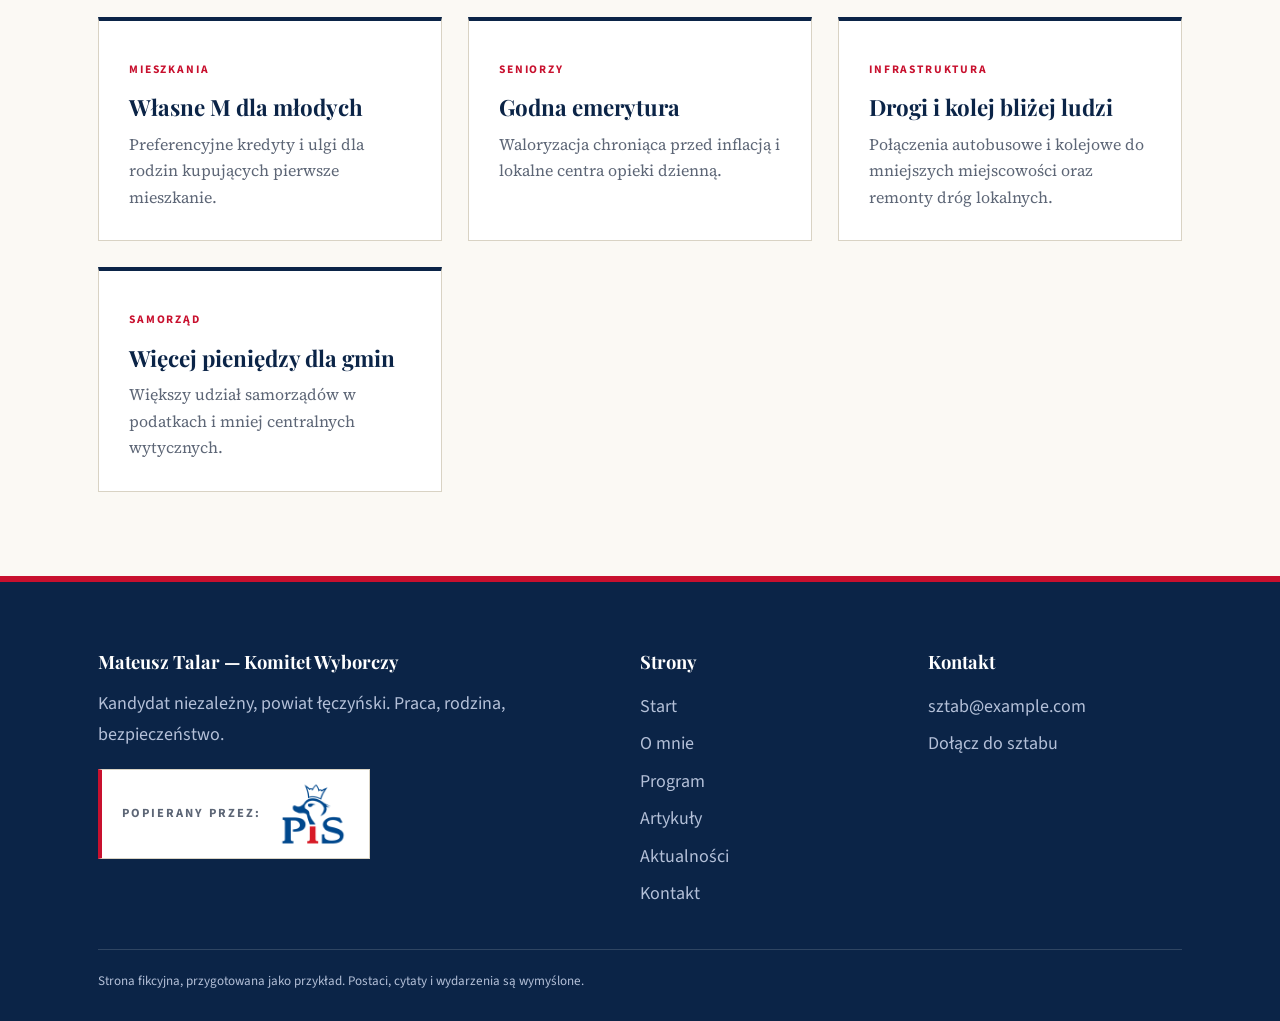
<file: program.html>
<!DOCTYPE html><html lang="pl"><head><meta charset="utf-8"><meta name="viewport" content="width=device-width,initial-scale=1"><title>Program — Mateusz Talar</title><meta name="description" content="Program wyborczy Mateusza Talara."><link rel="preconnect" href="https://fonts.googleapis.com"><link rel="preconnect" href="https://fonts.gstatic.com" crossorigin><link href="https://fonts.googleapis.com/css2?family=Fraunces:ital,opsz,wght@0,9..144,600;0,9..144,800;1,9..144,600&family=Manrope:wght@400;600;800&display=swap" rel="stylesheet"><link rel="icon" href="logo.png"><link rel="stylesheet" href="style.css"></head><body><div id="nav"></div><header class="page-head"><div class="wrap"><span class="pill">Program</span><h1>Program</h1><p>Szesnaście konkretnych propozycji dla mieszkańców powiatu.</p></div></header><section><div class="wrap"><div class="filters"><button class="on" data-f="all">Wszystkie</button><button data-f="Bezpieczeństwo">Bezpieczeństwo</button><button data-f="Cyfryzacja">Cyfryzacja</button><button data-f="Edukacja">Edukacja</button><button data-f="Energetyka">Energetyka</button><button data-f="Infrastruktura">Infrastruktura</button><button data-f="Mieszkania">Mieszkania</button><button data-f="Obronność">Obronność</button><button data-f="Pamięć narodowa">Pamięć narodowa</button><button data-f="Podatki">Podatki</button><button data-f="Rodzina">Rodzina</button><button data-f="Rolnictwo">Rolnictwo</button><button data-f="Samorząd">Samorząd</button><button data-f="Seniorzy">Seniorzy</button><button data-f="Sprawiedliwość">Sprawiedliwość</button><button data-f="Suwerenność">Suwerenność</button><button data-f="Zdrowie">Zdrowie</button></div><div class="grid g3"><article class="card reveal" data-cat="Energetyka"><span class="tag">Energetyka</span><h3>Powrót do polskiego węgla</h3><p>Otwarcie opłacalnych szybów i gwarancje zatrudnienia dla górników.</p></article><article class="card reveal" data-cat="Bezpieczeństwo"><span class="tag">Bezpieczeństwo</span><h3>Szczelna granica</h3><p>Więcej etatów w służbach i jasne przepisy migracyjne.</p></article><article class="card reveal" data-cat="Rodzina"><span class="tag">Rodzina</span><h3>Stały dodatek na dziecko</h3><p>Comiesięczne wsparcie gotówkowe bez zbędnej biurokracji.</p></article><article class="card reveal" data-cat="Podatki"><span class="tag">Podatki</span><h3>Niższe podatki</h3><p>Ulgi dla małych firm rodzinnych i prostszy system rozliczeń.</p></article><article class="card reveal" data-cat="Rolnictwo"><span class="tag">Rolnictwo</span><h3>Silna wieś</h3><p>Ochrona gospodarstw przed nieuczciwym importem.</p></article><article class="card reveal" data-cat="Obronność"><span class="tag">Obronność</span><h3>Silniejsze wojsko</h3><p>Wyższe nakłady na obronność i lokalne WOT.</p></article><article class="card reveal" data-cat="Suwerenność"><span class="tag">Suwerenność</span><h3>Polska decyduje o Polsce</h3><p>Obrona kompetencji krajowych wobec instytucji unijnych.</p></article><article class="card reveal" data-cat="Sprawiedliwość"><span class="tag">Sprawiedliwość</span><h3>Sądy szybsze i bliżej ludzi</h3><p>Skrócenie czasu oczekiwania na wyrok.</p></article><article class="card reveal" data-cat="Cyfryzacja"><span class="tag">Cyfryzacja</span><h3>Łęczna jako centrum IT regionu</h3><p>Inwestycje w edukację informatyczną i wsparcie lokalnych firm technologicznych — bo „stolica hakingu" to też zobowiązanie.</p></article><article class="card reveal" data-cat="Pamięć narodowa"><span class="tag">Pamięć narodowa</span><h3>Historia, z której jesteśmy dumni</h3><p>Wsparcie dla lokalnych izb pamięci i kombatantów.</p></article><article class="card reveal" data-cat="Zdrowie"><span class="tag">Zdrowie</span><h3>Krótsze kolejki do lekarza</h3><p>Więcej miejsc rezydenckich, lepsze finansowanie szpitali powiatowych i wsparcie dla lekarzy rodzinnych.</p></article><article class="card reveal" data-cat="Edukacja"><span class="tag">Edukacja</span><h3>Szkoła, która uczy myśleć</h3><p>Mniej biurokracji dla nauczycieli, wyższe pensje i więcej praktyki w szkołach zawodowych.</p></article><article class="card reveal" data-cat="Mieszkania"><span class="tag">Mieszkania</span><h3>Własne M dla młodych</h3><p>Preferencyjne kredyty i ulgi dla rodzin kupujących pierwsze mieszkanie.</p></article><article class="card reveal" data-cat="Seniorzy"><span class="tag">Seniorzy</span><h3>Godna emerytura</h3><p>Waloryzacja chroniąca przed inflacją i lokalne centra opieki dzienną.</p></article><article class="card reveal" data-cat="Infrastruktura"><span class="tag">Infrastruktura</span><h3>Drogi i kolej bliżej ludzi</h3><p>Połączenia autobusowe i kolejowe do mniejszych miejscowości oraz remonty dróg lokalnych.</p></article><article class="card reveal" data-cat="Samorząd"><span class="tag">Samorząd</span><h3>Więcej pieniędzy dla gmin</h3><p>Większy udział samorządów w podatkach i mniej centralnych wytycznych.</p></article></div></div></section><div id="foot"></div><script src="script.js"></script></body></html>
</file>
<file: style.css>
@import url('https://fonts.googleapis.com/css2?family=Playfair+Display:ital,wght@0,500;0,700;0,800;1,500&family=Source+Serif+4:ital,opsz,wght@0,8..60,400;0,8..60,600;1,8..60,400&family=Source+Sans+3:wght@400;600;700&display=swap');
/* POSELSKI — formalny, parlamentarny */
:root{--navy:#0b2447;--navy2:#16355f;--red:#c8102e;--gold:#a8832d;--ivory:#fbf9f4;--paper:#fff;--ink:#1d2430;--dim:#5d6676;--line:#d9d3c4;--head:'Playfair Display',Georgia,serif;--read:'Source Serif 4',Georgia,serif;--ui:'Source Sans 3',Arial,sans-serif}
*{box-sizing:border-box;margin:0}html{scroll-behavior:smooth}
body{font-family:var(--read);font-size:18px;line-height:1.75;color:var(--ink);background:var(--ivory)}
a{color:inherit;text-decoration:none}img{max-width:100%}#prog{display:none}
.wrap{max-width:1140px;margin:0 auto;padding:0 28px}
h1,h2,h3{font-family:var(--head);line-height:1.2;color:var(--navy);font-weight:700}
h2{font-size:clamp(1.9rem,3.6vw,2.6rem);padding-bottom:16px;margin-bottom:8px;border-bottom:1px solid var(--line);position:relative}
h2::after{content:"";position:absolute;left:0;bottom:-1px;width:90px;height:3px;background:var(--red)}
.eyebrow{font-family:var(--ui);display:block;font-size:.8rem;font-weight:700;letter-spacing:.2em;text-transform:uppercase;color:var(--red);margin-bottom:10px}
section{padding:84px 0}
/* nav */
.nav{position:sticky;top:0;z-index:50;background:var(--paper);border-bottom:1px solid var(--line);box-shadow:0 2px 14px rgba(11,36,71,.06)}
.nav::before{content:"";display:block;height:6px;background:linear-gradient(90deg,#fff 0 50%,var(--red) 50% 100%);border-bottom:1px solid var(--line)}
.nav .wrap{display:flex;align-items:center;justify-content:space-between;height:78px}
.brand{display:flex;gap:14px;align-items:center;font-family:var(--head);font-weight:700;font-size:1.3rem;color:var(--navy)}
.brand img{width:38px;height:auto;display:block}
.menu{display:flex;list-style:none;padding:0;gap:4px;align-items:center;font-family:var(--ui)}
.menu a{display:block;padding:10px 16px;font-weight:600;font-size:.95rem;letter-spacing:.02em;border-bottom:3px solid transparent;color:var(--navy)}
.menu a:hover,.menu a.on{border-bottom-color:var(--red)}
.menu a.cta-s{background:var(--navy);color:#fff;margin-left:10px;border-radius:2px}.menu a.cta-s:hover{background:var(--red)}
.burger{display:none;background:none;border:0;font-size:1.8rem;cursor:pointer;color:var(--navy)}
/* buttons */
.btn{display:inline-block;font-family:var(--ui);font-weight:700;font-size:.9rem;letter-spacing:.08em;text-transform:uppercase;padding:15px 30px;border:2px solid var(--navy);border-radius:2px;cursor:pointer;transition:.2s;background:none;color:var(--navy)}
.btn.red{background:var(--red);border-color:var(--red);color:#fff}.btn.red:hover{background:#9c0d24;border-color:#9c0d24}
.btn.dark{background:var(--navy);color:#fff}.btn.dark:hover{background:var(--red);border-color:var(--red)}
.btn.line:hover{background:var(--navy);color:#fff}
/* hero */
.hero{background:var(--ivory);padding:84px 0 70px;border-bottom:1px solid var(--line);position:relative}
.hero::before{content:"";position:absolute;inset:0;background:repeating-linear-gradient(135deg,transparent 0 22px,rgba(11,36,71,.025) 22px 23px)}
.hero .wrap{position:relative;display:grid;grid-template-columns:1.5fr .7fr;gap:60px;align-items:center}
.pill{font-family:var(--ui);font-size:.8rem;font-weight:700;letter-spacing:.2em;text-transform:uppercase;color:var(--red);display:block}
.hero h1{font-size:clamp(3rem,7vw,5.4rem);margin:18px 0 6px;font-weight:800;letter-spacing:-.01em}
.hero h1 em{font-style:italic;font-weight:500;color:var(--red)}
.hero h1::after{content:"";display:block;width:120px;height:4px;background:var(--navy);margin:22px 0}
.hero p.lead{font-size:1.28rem;color:var(--ink);max-width:560px;margin-bottom:34px;font-style:italic}
.hero .btn.line{color:var(--navy);border-color:var(--navy);margin-left:6px}
.crest{width:min(270px,80%);margin:auto;display:block;padding:18px;background:#fff;border:1px solid var(--line);outline:6px solid #fff;box-shadow:0 0 0 7px var(--gold),0 22px 50px rgba(11,36,71,.18)}
.wave{display:none}
/* ticker */
.ticker{background:var(--navy);color:#e9dcb2;font-family:var(--head);font-style:italic;white-space:nowrap;overflow:hidden;padding:13px 0;border-bottom:3px solid var(--red);letter-spacing:.04em}
.ticker div{display:inline-block;animation:tick 40s linear infinite}@keyframes tick{to{transform:translateX(-50%)}}
/* stats */
.stats{display:grid;grid-template-columns:repeat(auto-fit,minmax(200px,1fr));background:var(--paper);border:1px solid var(--line);border-top:4px solid var(--navy)}
.stat{padding:34px 24px;text-align:center;border-right:1px solid var(--line)}.stat:last-child{border:0}
.stat b{display:block;font-family:var(--head);font-size:3.4rem;color:var(--navy);line-height:1}
.stat span{font-family:var(--ui);font-size:.82rem;text-transform:uppercase;letter-spacing:.12em;color:var(--dim);font-weight:600}
/* cards */
.grid{display:grid;gap:26px}.g3{grid-template-columns:repeat(auto-fit,minmax(300px,1fr))}.g2{grid-template-columns:repeat(auto-fit,minmax(340px,1fr))}
.card{display:block;background:var(--paper);border:1px solid var(--line);border-top:4px solid var(--navy);padding:30px;transition:.25s;position:relative}
.card:hover{border-top-color:var(--red);box-shadow:0 18px 40px rgba(11,36,71,.12);transform:translateY(-4px)}
.card h3{font-size:1.4rem;margin:12px 0 10px}.card p{color:var(--dim);font-size:1rem;line-height:1.65}
.tag{font-family:var(--ui);display:inline-block;font-size:.72rem;font-weight:700;letter-spacing:.16em;text-transform:uppercase;color:var(--red)}
.dark-sec{background:var(--navy);color:#fff}.dark-sec h2{color:#fff;border-color:rgba(255,255,255,.25)}.dark-sec .eyebrow{color:#e0b85a!important}
.dark-sec .card{border-color:transparent;border-top-color:var(--gold)}
/* page head */
.page-head{background:var(--navy);color:#fff;padding:70px 0 64px;border-bottom:6px solid var(--red)}
.page-head h1{color:#fff;font-size:clamp(2.4rem,5.5vw,4rem);margin:10px 0 14px}
.page-head p{color:#cfd8ea;font-style:italic;font-size:1.15rem;max-width:640px}
.page-head .pill{color:#e0b85a}
/* misc */
.quote{font-family:var(--head);font-style:italic;font-weight:500;font-size:clamp(1.5rem,3vw,2.1rem);color:var(--navy);border-left:5px solid var(--red);padding-left:30px;max-width:840px}
.timeline{margin-top:30px;display:grid;gap:0;border-left:2px solid var(--navy);padding-left:0}
.timeline div{position:relative;padding:6px 0 28px 34px}.timeline div::before{content:"";position:absolute;left:-8px;top:12px;width:14px;height:14px;background:var(--red);border:3px solid var(--ivory)}
.timeline b{font-family:var(--head);font-size:1.4rem;color:var(--red)}
.filters{display:flex;flex-wrap:wrap;gap:8px;margin:26px 0 34px}
.filters button{font-family:var(--ui);font-weight:600;font-size:.88rem;padding:9px 18px;border:1px solid var(--navy);background:var(--paper);color:var(--navy);cursor:pointer;transition:.2s}
.filters button.on,.filters button:hover{background:var(--navy);color:#fff}
.meet{display:flex;gap:20px;align-items:center}
.date{font-family:var(--ui);min-width:66px;text-align:center;border:2px solid var(--red);color:var(--red);padding:8px 4px;font-size:.72rem;font-weight:700;letter-spacing:.12em;text-transform:uppercase;line-height:1.1}.date b{display:block;font-family:var(--head);font-size:1.9rem;color:var(--red)}
form{display:grid;gap:16px}label{font-family:var(--ui);font-weight:700;font-size:.78rem;letter-spacing:.12em;text-transform:uppercase;color:var(--navy)}
input,textarea,select{width:100%;padding:13px 15px;border:1px solid #b9b2a0;border-radius:2px;font:inherit;font-size:1rem;background:#fff}
input:focus,textarea:focus,select:focus{outline:none;border-color:var(--navy);box-shadow:0 0 0 3px rgba(11,36,71,.15)}
/* article reading */
#body{font-family:var(--read);font-size:1.18rem;line-height:1.9}
#body p:first-child{font-size:1.4rem;line-height:1.6;font-style:italic;color:var(--navy);border-bottom:1px solid var(--line);padding-bottom:24px}
#body h3{font-size:1.65rem;margin:46px 0 4px;padding-top:6px}
#body h3::before{content:"";display:block;width:50px;height:3px;background:var(--red);margin-bottom:14px}
/* footer */
footer{background:var(--navy);color:#b4c0d8;padding:64px 0 28px;font-family:var(--ui);border-top:6px solid var(--red)}
footer .cols{display:grid;grid-template-columns:2fr 1fr 1fr;gap:34px}footer h4{font-family:var(--head);color:#fff;font-size:1.15rem;margin-bottom:10px}
footer a{display:block;padding:3px 0}footer a:hover{color:#e0b85a}
.fine{border-top:1px solid rgba(255,255,255,.15);margin-top:36px;padding-top:20px;font-size:.82rem}
.reveal{opacity:0;transform:translateY(18px);transition:opacity .7s,transform .7s}.reveal.in{opacity:1;transform:none}
.d1{transition-delay:.1s}.d2{transition-delay:.2s}.d3{transition-delay:.3s}
@media(max-width:820px){.hero .wrap{grid-template-columns:1fr;gap:34px}.crest{width:170px}.burger{display:block}
.menu{display:none;position:absolute;top:84px;left:0;right:0;background:#fff;flex-direction:column;align-items:stretch;border-bottom:1px solid var(--line);padding:10px}.menu.open{display:flex}.menu a.cta-s{margin:6px 0 0;text-align:center}
footer .cols{grid-template-columns:1fr}section{padding:60px 0}.stat{border-right:0;border-bottom:1px solid var(--line)}}
@media(prefers-reduced-motion:reduce){*{animation:none!important;transition:none!important}.reveal{opacity:1;transform:none}}

/* popierany przez */
.support{display:inline-flex!important;align-items:center;gap:18px;margin-top:34px;padding:10px 22px 10px 20px;background:#fff;border:1px solid var(--line);border-left:4px solid var(--red);transition:.25s;color:var(--navy)}
.support span{font-family:var(--ui);font-size:.78rem;font-weight:700;letter-spacing:.16em;text-transform:uppercase;color:var(--dim)}
.support img{height:68px;width:auto;display:block}
.support:hover{box-shadow:0 14px 30px rgba(11,36,71,.18);transform:translateY(-3px)}
footer .support{margin-top:18px}
</file>
